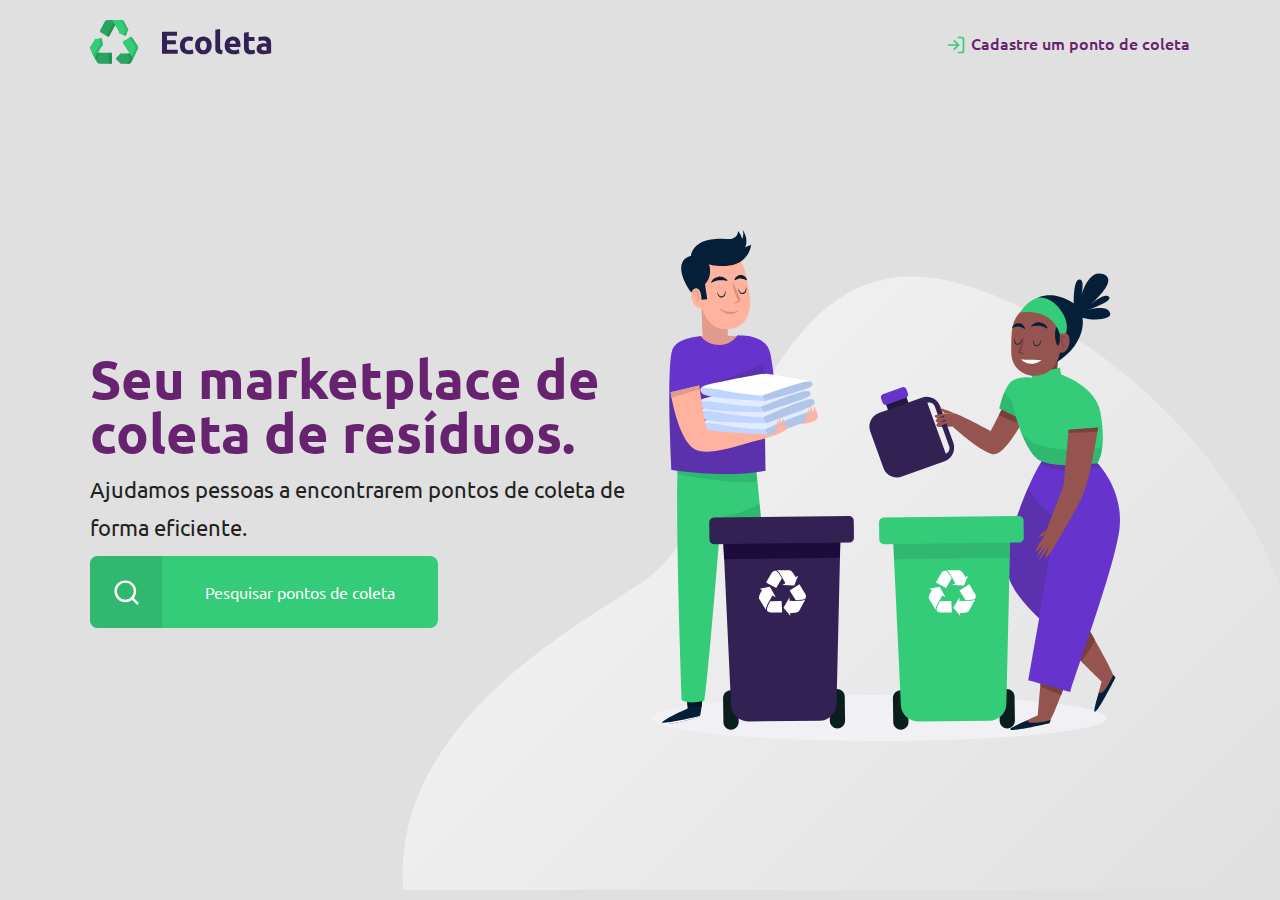
<file: index.html>
<!DOCTYPE html>
<html lang="pt-br">
  <head>
    <meta charset="UTF-8" />
    <meta name="viewport" content="width=device-width, initial-scale=1.0" />
    <title>Ecoleta - seu marketplace de coleta de resíduos.</title>
    <link rel="stylesheet" href="reset.css" />
    <link rel="stylesheet" href="style.css" />
  </head>

  <body>
    <header class="container">
      <a href="index.html"><div class="logo"></div></a>
      <div class="login">
        <span></span><a href="createpoint.html">Cadastre um ponto de coleta</a>
      </div>
    </header>
    <main>
      <div class="content container">
        <h1>Seu marketplace de coleta de resíduos.</h1>
        <p>
          Ajudamos pessoas a encontrarem pontos de coleta de forma eficiente.
        </p>

        <button class="btn"><a href="#">Pesquisar pontos de coleta</a></button>

        <!-- <img src="images/home-background.svg" alt="Ecoleta" /> -->
      </div>
    </main>
  </body>
</html>
</file>
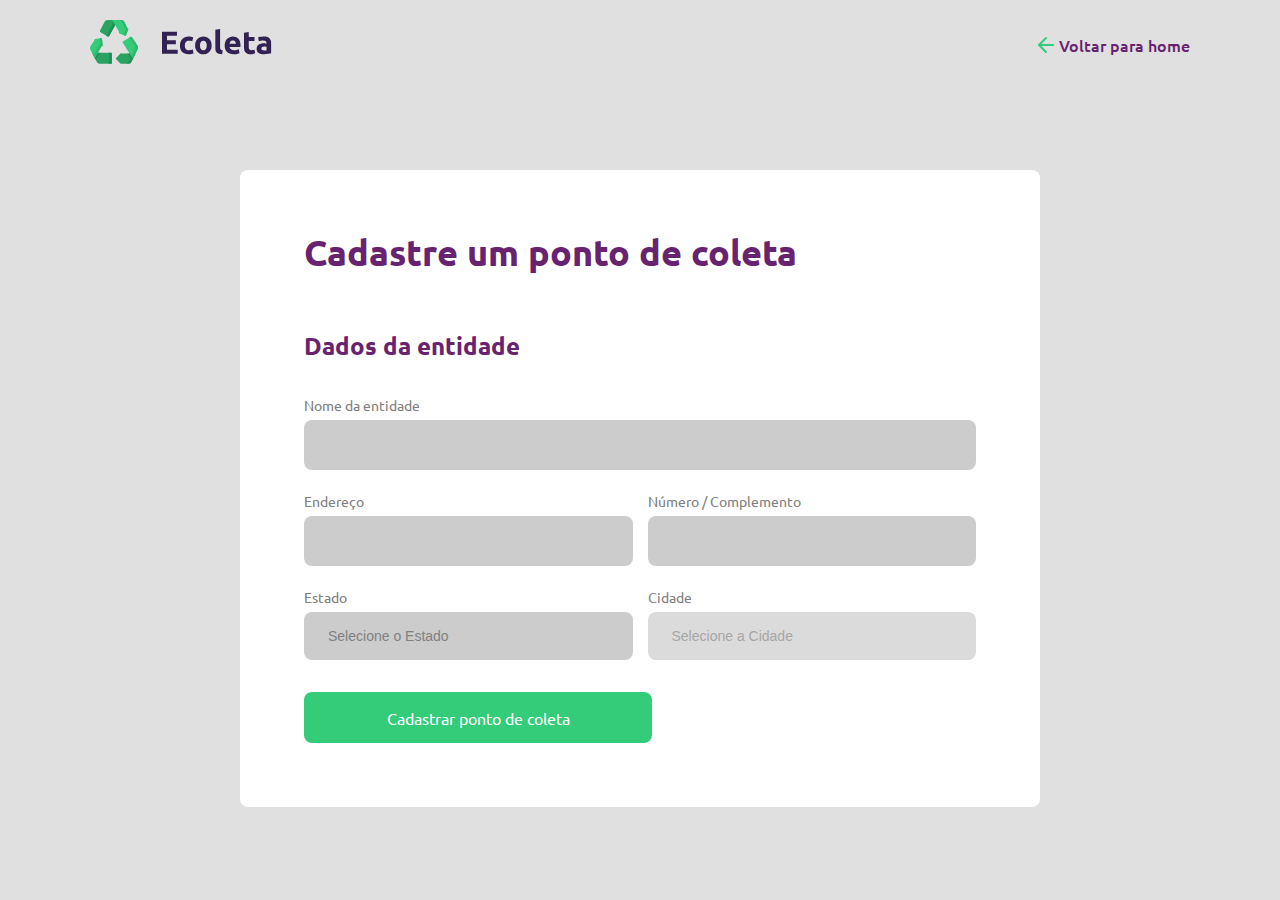
<file: createpoint.html>
<!DOCTYPE html>
<html lang="pt-br">

<head>
  <meta charset="UTF-8" />
  <meta name="viewport" content="width=device-width, initial-scale=1.0" />
  <title>Criar um ponto de coleta</title>
  <link rel="stylesheet" href="reset.css" />
  <link rel="stylesheet" href="createpoint.css" />
</head>

<body>
  <header class="container">
    <a href="index.html">
      <div class="logo"></div>
    </a>
    <div class="login">
      <span></span><a href="index.html">Voltar para home</a>
    </div>
  </header>

  <form class="container form" action="">
    <h1>Cadastre um ponto de coleta</h1>

    <fieldset>
      <legend>
        <h2>Dados da entidade</h2>
      </legend>

      <div class="field">
        <label for="">Nome da entidade</label>
        <input type="text" name="name">
      </div>

      <div class="field-group">
        <div class="field">
          <label for="address">Endereço</label>
          <input type="text" name="adress">
        </div>
        <div class="field">
          <label for="address">Número / Complemento</label>
          <input type="text" name="numero">
        </div>
      </div>

      <div class="field-group">
        <div class="field">
          <label for="state">Estado</label>
          <select name="uf">
            <option value="">Selecione o Estado</option>
          </select>
        </div>

        <div class="field">
          <label for="city">Cidade</label>
          <select name="city" disabled>
            <option value="">Selecione a Cidade</option>
          </select>
        </div>
      </div>
      <button><a href="http://">Cadastrar ponto de coleta</a></button>



      </div>
    </fieldset>

    <!-- <fieldset>
      <legend>
        <h2>Itens de coleta</h2>
      </legend>
    </fieldset> -->
  </form>
</body>

</html>
</file>
<file: style.css>
@import url("https://fonts.googleapis.com/css2?family=Ubuntu:wght@400;500;700&display=swap");

:root {
  --primary-color: #682370;
  --secundary-color: #34cb79;
}

body {
  font-family: "Ubuntu", sans-serif;
  background-color: #e0e0e0;
}

.container {
  width: 90%;
  max-width: 1100px;
  margin: 0 auto;
}

.logo {
  width: 182px;
  height: 50px;
  background: url(./images/logo.svg) no-repeat;
}

header {
  display: flex;
  flex-wrap: wrap;
  align-items: center;
  justify-content: space-between;
  padding: 20px 0px;
}

header a {
  color: var(--primary-color);
  font-weight: 500;
}

header .login {
  display: flex;
}

header .login span {
  background: url(images/log-in.svg) no-repeat;
  width: 20px;
  height: 20px;
  margin-right: 5px;
}

main {
  height: calc(100vh - 100px);
  background: url(images/home-background.svg) no-repeat;
  background-position: right bottom;
  display: flex;
  flex-direction: column;
  flex: 1;
  justify-content: center;
}

.content {
  display: flex;
  flex-direction: column;
}

.content h1 {
  width: 50%;
  font-size: 54px;
  font-weight: bold;
  color: var(--primary-color);

  padding-bottom: 10px;
}

.content p {
  font-size: 22px;
  width: 50%;
  line-height: 38px;
  padding-bottom: 10px;
}

.btn {
  display: flex;
  width: 348px;
  height: 72px;
  background-color: var(--secundary-color);
  border: none;
  border-radius: 8px;
  justify-content: flex-start;
  align-items: center;
  padding: 0;
}

button::before {
  content: "";
  display: block;
  width: 72px;
  height: 72px;
  background: url(images/search.svg) no-repeat;
  background-size: 40%;
  background-position: center center;
  background-color: #2fb86e;
  border-radius: 8px 0px 0px 8px;
}

.btn a {
  color: white;
  font-family: "Ubuntu", sans-serif;
  flex: 1;
}

@media (max-width: 1024px) {
  main {
    background-size: 80%;
  }
}

@media (max-width: 768px) {
  main {
    background-image: none;
  }

  header {
    justify-content: center;
  }

  header .login {
    position: absolute;
    bottom: 48px;
    left: 50%;
    transform: translateX(-50%);
    justify-content: center;
    width: 300px;
  }

  header .login span {
    padding-left: 5px;
  }

  .logo {
    padding-bottom: 10px;
  }

  .content {
    align-items: center;
    text-align: center;
  }

  .content h1 {
    font-size: 40px;
    width: 100%;
    line-height: 2.5rem;
  }

  .content p {
    font-size: 18px;
    width: 100%;
    line-height: 1.5rem;
  }

  .btn {
    width: 100%;
  }
}
</file>
<file: createpoint.css>
@import url("https://fonts.googleapis.com/css2?family=Ubuntu:wght@400;500;700&display=swap");

:root {
  --primary-color: #682370;
  --secundary-color: #34cb79;
}

body {
  font-family: "Ubuntu", sans-serif;
  background-color: #e0e0e0;
}

.container {
  width: 90%;
  max-width: 1100px;
  margin: 0 auto;
}

.logo {
  display: block;
  width: 182px;
  height: 50px;
  background: url(./images/logo.svg) no-repeat;
}

header {
  display: flex;
  flex-wrap: wrap;
  align-items: center;
  justify-content: space-between;
  padding: 20px 0px;
}

header a {
  color: var(--primary-color);
  font-weight: 500;
}

header .login {
  display: flex;
  align-items: center;
}

header .login span {
  background: url("images/arrow-left.svg") no-repeat;
  width: 20px;
  height: 24px;
  margin-right: 5px;
}

.form {
  background-color: #fff;
  padding: 64px;
  border-radius: 8px;
  margin-top: 80px;
  max-width: 800px;
}

.form h1 {
  font-size: 36px;
  font-weight: 700;
  color: var(--primary-color);
}

form h2 {
  font-size: 24px;
  font-weight: 700;
  color: var(--primary-color);
}

form legend {
  margin-bottom: 40px;
}

form .field {
  display: flex;
  flex-direction: column;
  margin-bottom: 24px;
  flex: 1;
}

form .field-group {
  display: flex;
}

form fieldset {
  margin-top: 64px;
}

form input,
form select {
  background-color: #cccccc;
  border: none;
  padding: 16px 24px;
  font-size: 16px;
  outline: none;
  border-radius: 8px;
}

form label,
form select {
  font-size: 14px;
  margin-bottom: 8px;
  color: #808080;
}

form select {
  -webkit-appearance: none;
  -moz-appearance: none;
  appearance: none;
}

form .field-group .field + .field {
  margin-left: 15px;
}

form button {
  display: flex;
  width: 348px;
  height: 51px;
  background-color: var(--secundary-color);
  border: none;
  border-radius: 8px;
  justify-content: flex-start;
  align-items: center;
  padding: 0;
  transition: all ease-out 0.2s;
}

form button:hover {
  background-color: #2eb26a;
  transition: all ease-in 0.4s;
}

form button a {
  color: white;
  font-family: "Ubuntu", sans-serif;
  flex: 1;
}
</file>
